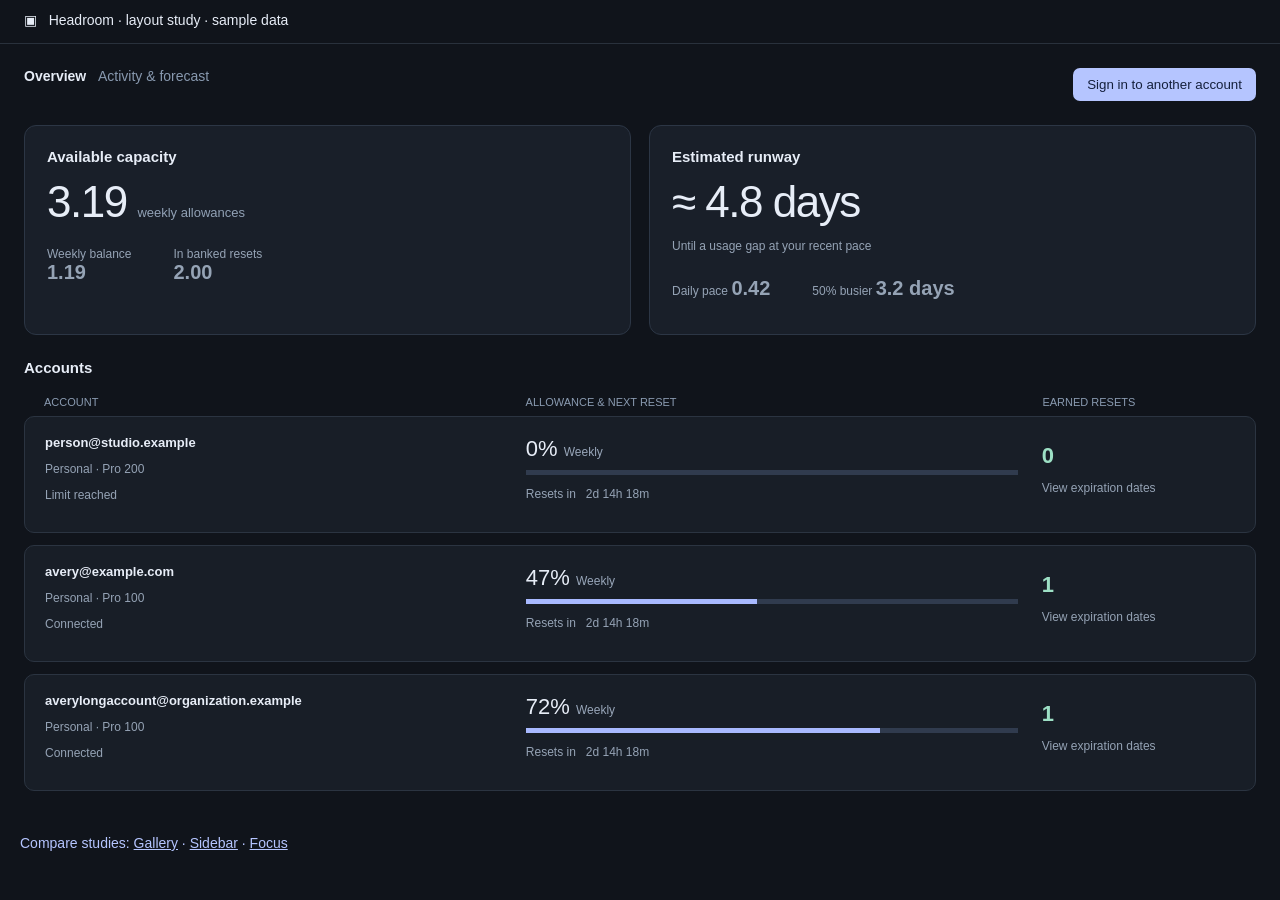
<file: docs/interface-study.html>
<!doctype html><meta charset="utf-8"><title>Headroom layout study</title>
<style>
*{box-sizing:border-box}body{margin:0;background:#10141b;color:#e7edf7;font:14px 'Segoe UI',sans-serif}header{height:44px;padding:12px 24px;border-bottom:1px solid #29313c}h2{font-size:15px;margin:0 0 12px}p{color:#95a3b5;font-size:12px}main{padding:24px}.toolbar{display:flex;justify-content:space-between;margin-bottom:24px}.primary{background:#b5c5ff;color:#15203c;padding:9px 14px;border:0;border-radius:7px}.hero{display:grid;grid-template-columns:1fr 1fr;gap:18px;margin-bottom:24px}.panel{padding:22px;background:#191f29;border:1px solid #2c3645;border-radius:12px}.big{font-size:44px;letter-spacing:-1.5px;margin:8px 0}.split{display:flex;gap:42px}.split b{font-size:20px}.accounts{display:grid;gap:12px}.account{padding:18px 20px;background:#181e27;border:1px solid #2b3441;border-radius:10px;display:grid;grid-template-columns:1.3fr 1.4fr .55fr;gap:24px;align-items:center}.email{white-space:nowrap;font-size:13px;font-weight:600}.track{height:5px;background:#303b4e;margin:8px 0}.fill{width:47%;height:100%;background:#a8b9ff}.value{font-size:22px}.reset{color:#9de0c5}.column-labels{display:grid;grid-template-columns:1.3fr 1.4fr .55fr;gap:24px;padding:8px 20px;color:#8a9bb1;font-size:11px}aside{display:none}.plot{height:130px;background:linear-gradient(180deg,#93c7b622,transparent);border-bottom:1px solid #3b4b5d;margin:20px 0}.gallery .accounts{grid-template-columns:repeat(3,1fr)}.gallery .account{grid-template-columns:1fr;min-height:350px;gap:24px}.gallery .column-labels{display:none}.gallery .hero{grid-template-columns:2fr 1fr}.gallery .hero .panel{min-height:250px}.sidebar main{margin-left:190px}.sidebar aside{display:block;position:absolute;top:44px;left:0;width:190px;bottom:0;padding:32px 24px;background:#151a23;border-right:1px solid #29313c}.sidebar .hero{grid-template-columns:1fr}.sidebar .hero .panel{min-height:180px}.sidebar .account{grid-template-columns:1.2fr 1fr .5fr;gap:14px}.sidebar .email{font-size:12px}.focus .plot{display:none}
</style><header>▣ &nbsp; Headroom · layout study · sample data</header><aside>Overview<p>Activity & forecast</p><p>Accounts</p></aside><main><div class="toolbar"><b>Overview &nbsp; <span style="color:#8899af;font-weight:400">Activity & forecast</span></b><button class="primary">Sign in to another account</button></div><div class="hero"><section class="panel"><h2>Available capacity</h2><div class="big">3.19 <small style="font-size:13px;letter-spacing:0;color:#91a1b5">weekly allowances</small></div><div class="split"><p>Weekly balance<br><b>1.19</b></p><p>In banked resets<br><b>2.00</b></p></div></section><section class="panel"><h2>Estimated runway</h2><div class="big">≈ 4.8 days</div><p>Until a usage gap at your recent pace</p><div class="plot"></div><div class="split"><p>Daily pace <b>0.42</b></p><p>50% busier <b>3.2 days</b></p></div></section></div><h2>Accounts</h2><div class="column-labels"><span>ACCOUNT</span><span>ALLOWANCE & NEXT RESET</span><span>EARNED RESETS</span></div><div class="accounts"></div></main><script>
document.body.className=new URLSearchParams(location.search).get('layout')||'focus';
document.querySelector('.accounts').innerHTML=['person@studio.example','avery@example.com','averylongaccount@organization.example'].map((email,i)=>`<article class="account"><div><div class="email">${email}</div><p>Personal · Pro ${i?100:200}</p><p>${i?'Connected':'Limit reached'}</p></div><div><div class="value">${[0,47,72][i]}% <small style="font-size:12px;color:#98a6b9">Weekly</small></div><div class="track"><div class="fill" style="width:${[0,47,72][i]}%"></div></div><p>Resets in &nbsp; 2d 14h 18m</p></div><div><b class="value reset">${[0,1,1][i]}</b><p>View expiration dates</p></div></article>`).join('');
</script>

<footer style='padding:20px;color:#b5c5ff'>Compare studies: <a style='color:inherit' href='?layout=gallery'>Gallery</a> · <a style='color:inherit' href='?layout=sidebar'>Sidebar</a> · <a style='color:inherit' href='?layout=focus'>Focus</a></footer>
</file>
